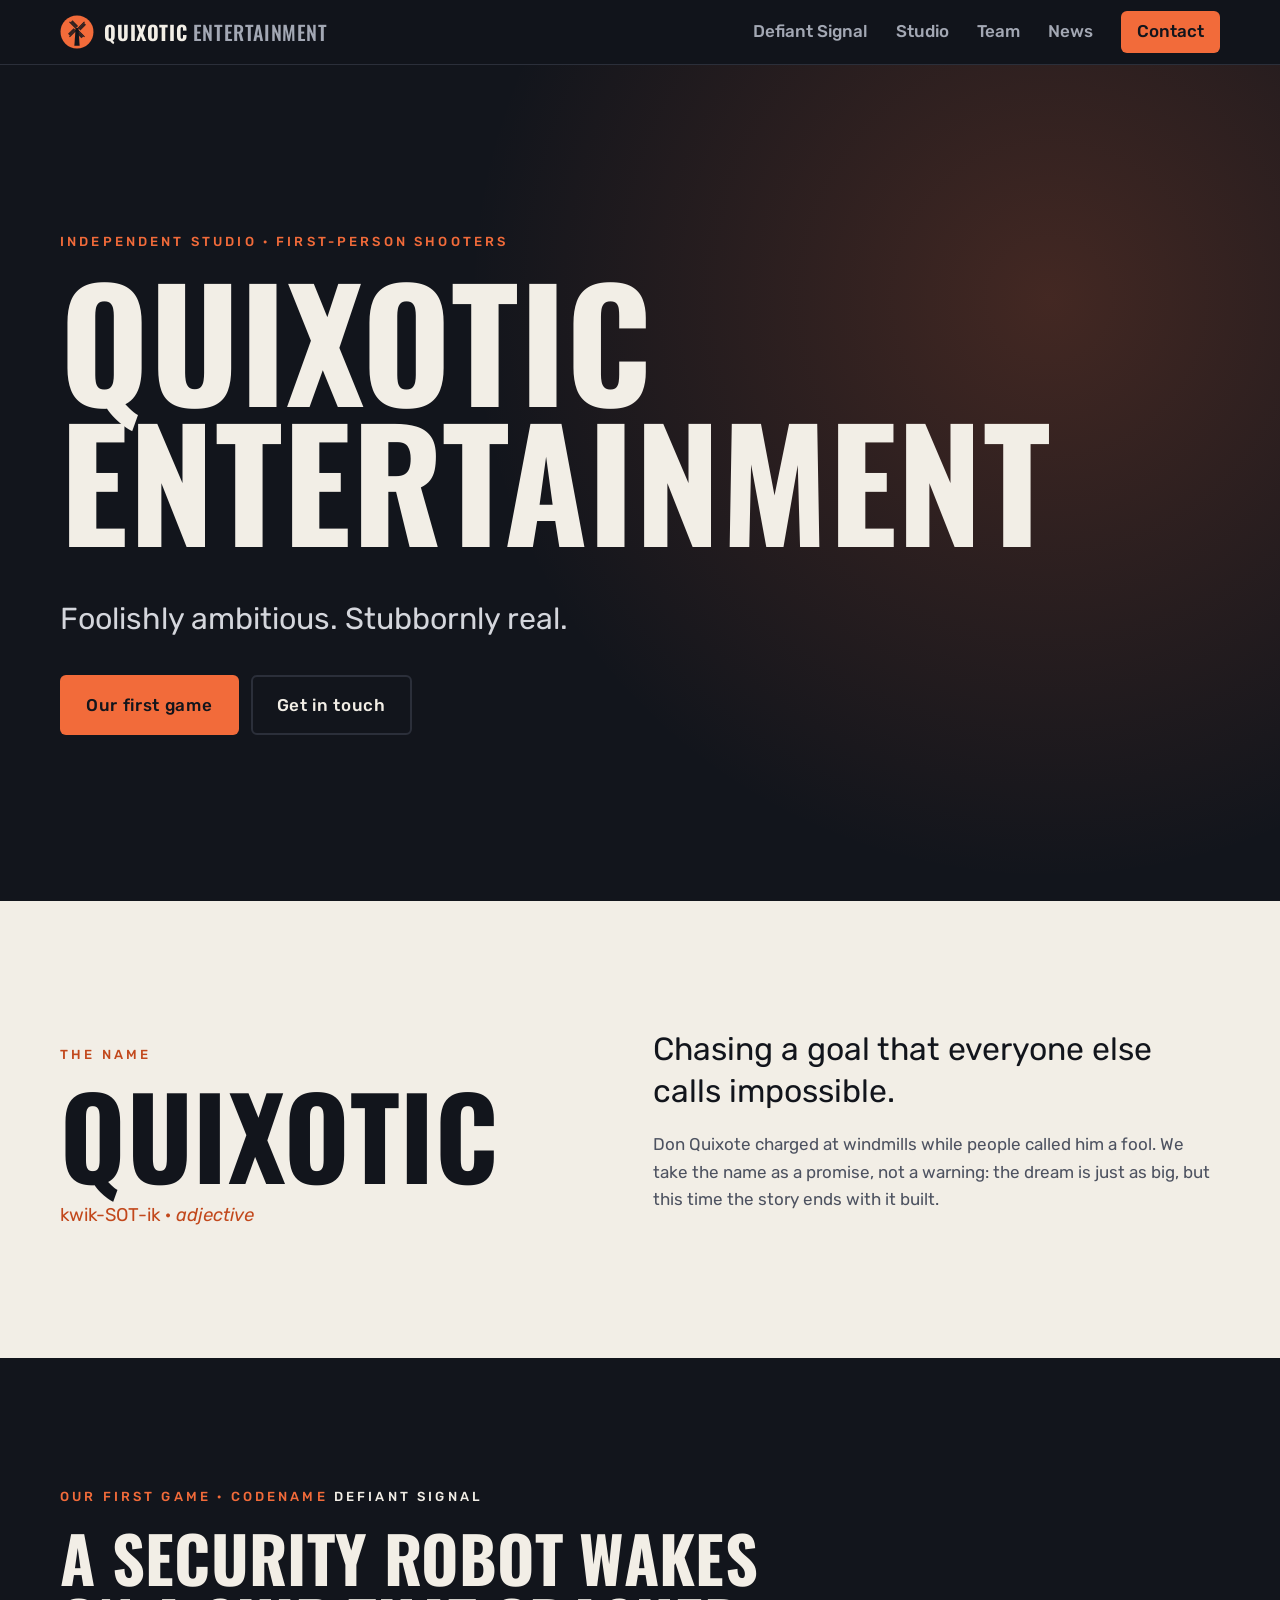
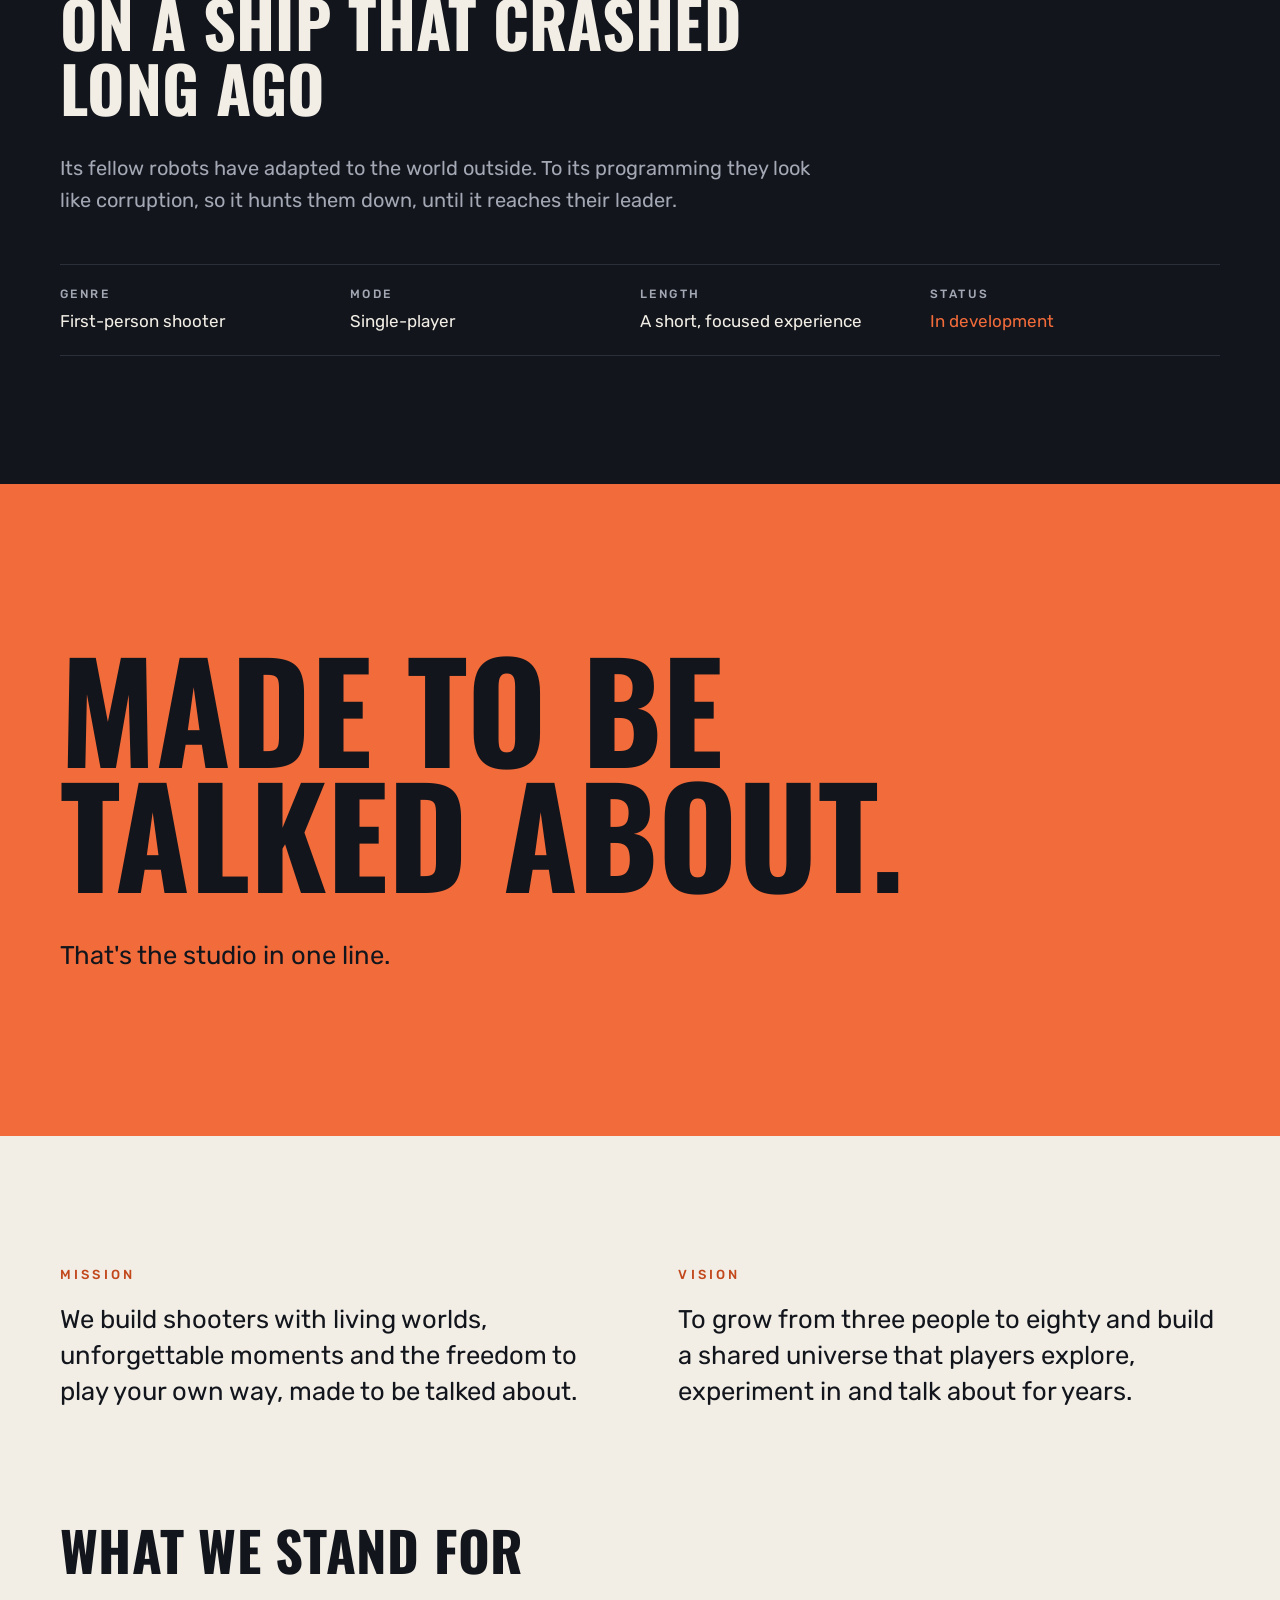
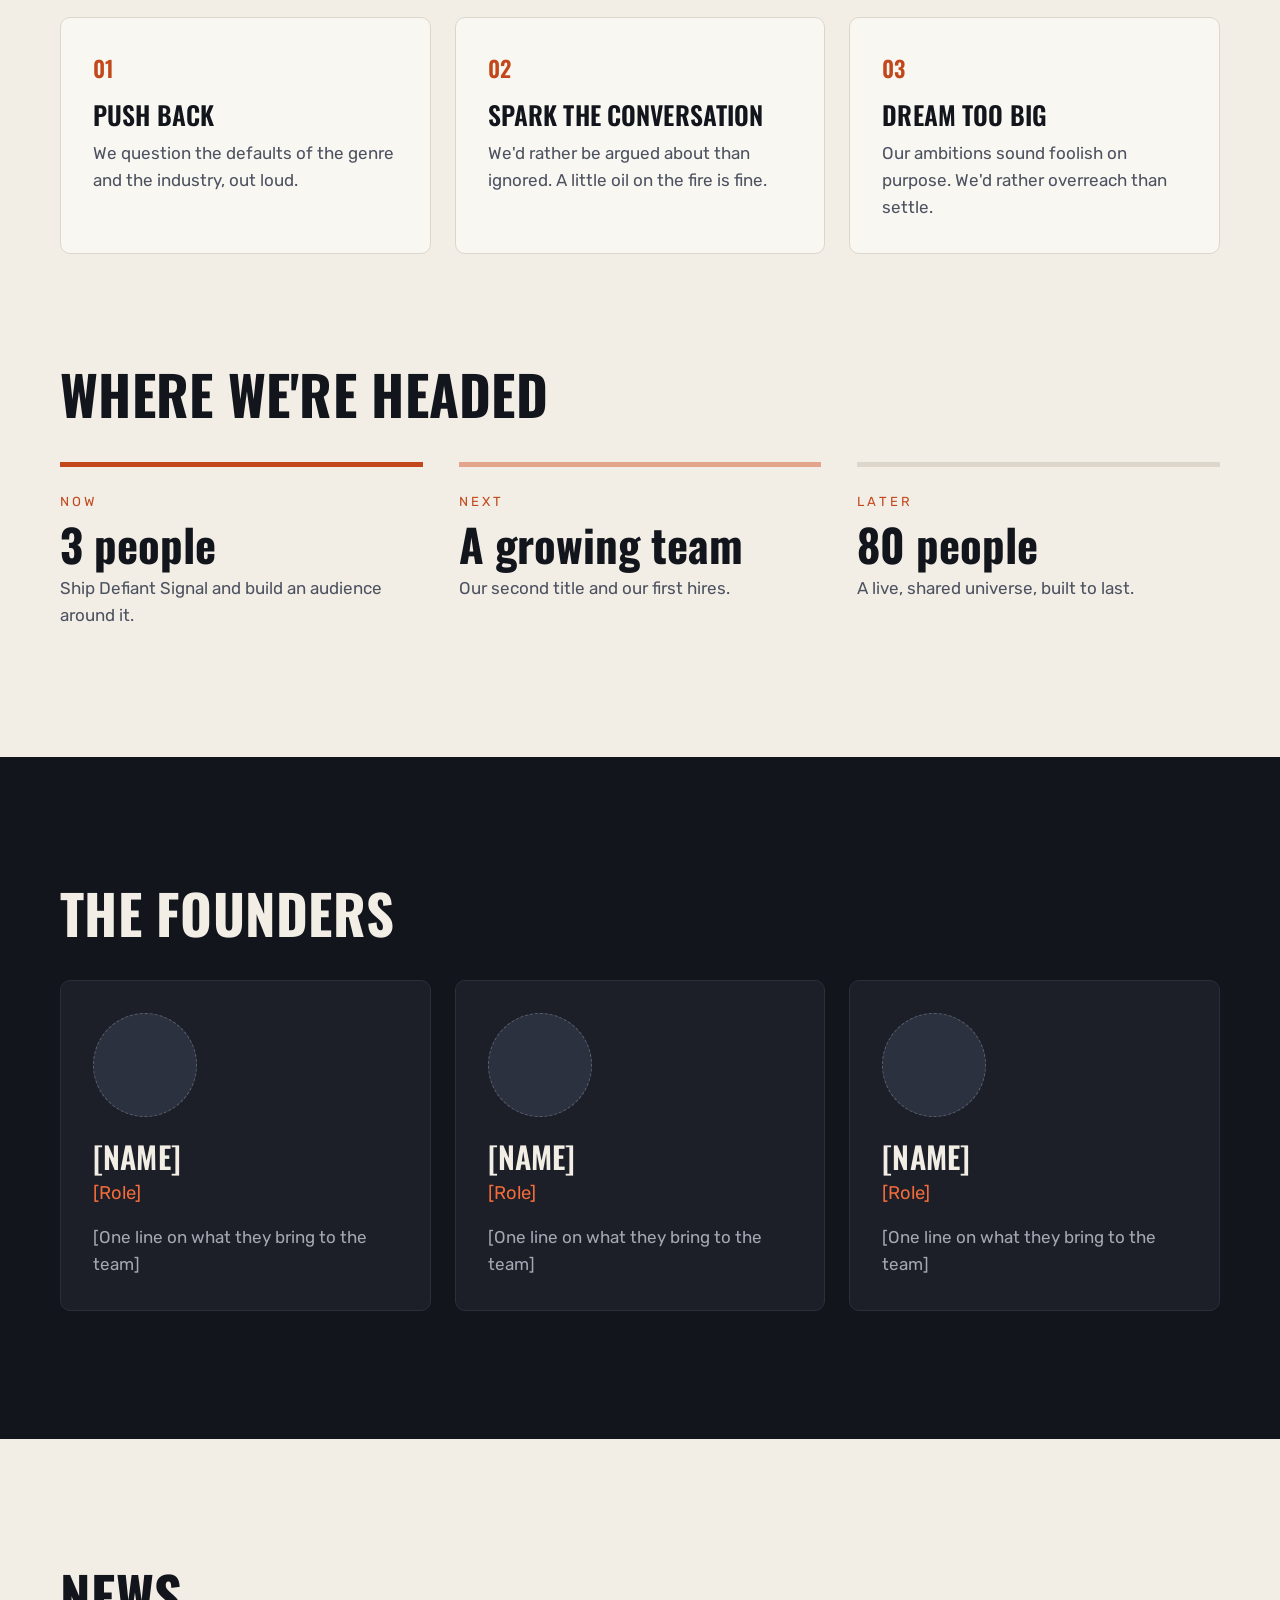
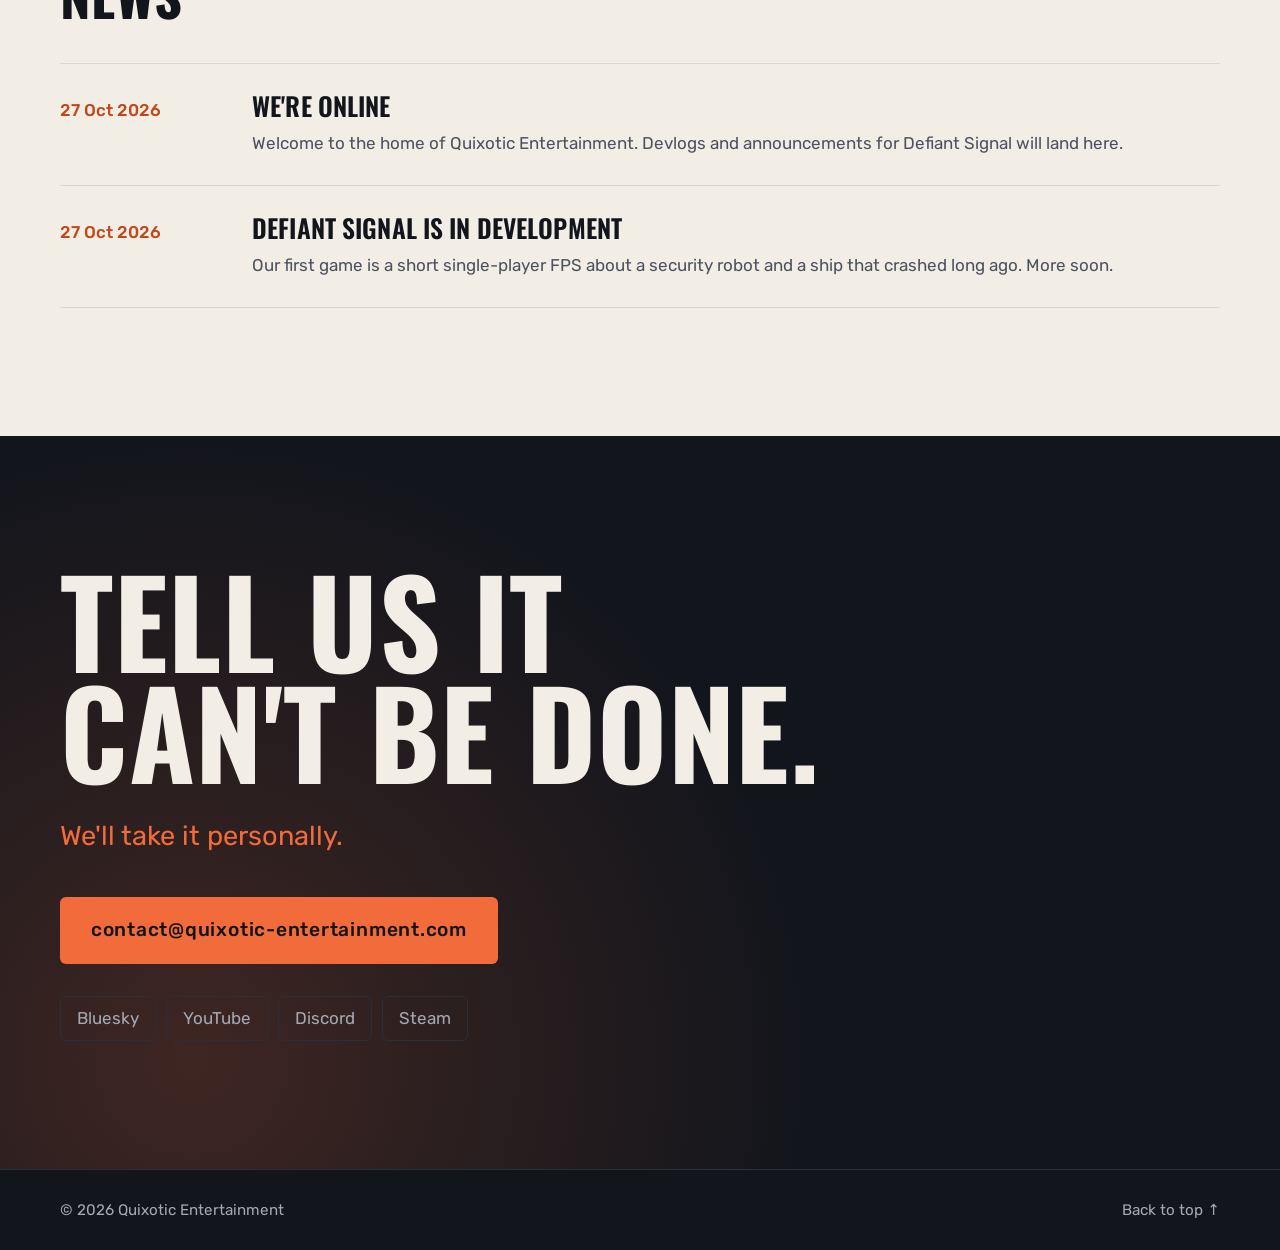
<file: index.html>
<!doctype html>
<html lang="en">
<head>
  <meta charset="utf-8">
  <meta name="viewport" content="width=device-width, initial-scale=1">
  <title>Quixotic Entertainment — Foolishly ambitious. Stubbornly real.</title>
  <meta name="description" content="Quixotic Entertainment is an independent studio making first-person shooters. Our first game, codename Defiant Signal, is a short single-player FPS.">
  <link rel="canonical" href="https://quixotic-entertainment.com/">
  <meta name="theme-color" content="#12151c">

  <meta property="og:type" content="website">
  <meta property="og:site_name" content="Quixotic Entertainment">
  <meta property="og:title" content="Quixotic Entertainment — Foolishly ambitious. Stubbornly real.">
  <meta property="og:description" content="An independent FPS studio. Our first game, codename Defiant Signal, is a short single-player shooter.">
  <meta property="og:url" content="https://quixotic-entertainment.com/">
  <meta property="og:image" content="https://quixotic-entertainment.com/assets/og-image.png">
  <meta name="twitter:card" content="summary_large_image">

  <link rel="icon" href="/assets/favicon.svg" type="image/svg+xml">
  <link rel="preconnect" href="https://fonts.googleapis.com">
  <link rel="preconnect" href="https://fonts.gstatic.com" crossorigin>
  <link href="https://fonts.googleapis.com/css2?family=Oswald:wght@500;600;700&family=Rubik:ital,wght@0,400;0,500;1,400&display=swap" rel="stylesheet">
  <link rel="stylesheet" href="/css/style.css">
  <script>document.documentElement.classList.add('js');</script>
</head>
<body>
  <a class="skip-link" href="#main">Skip to content</a>

  <header class="site-header">
    <div class="container nav-bar">
      <a class="brand" href="#top" aria-label="Quixotic Entertainment home">
        <img src="/assets/logo.svg" alt="" width="34" height="34">
        <span>Quixotic <em>Entertainment</em></span>
      </a>
      <button class="nav-toggle" aria-expanded="false" aria-controls="site-nav">
        <span class="sr-only">Menu</span>
        <span class="bar"></span><span class="bar"></span>
      </button>
      <nav id="site-nav" class="site-nav" aria-label="Main">
        <a href="#game">Defiant Signal</a>
        <a href="#studio">Studio</a>
        <a href="#team">Team</a>
        <a href="#news">News</a>
        <a href="#contact" class="nav-cta">Contact</a>
      </nav>
    </div>
  </header>

  <main id="main">
    <!-- HERO -->
    <section class="hero dark glow-tr" id="top">
      <div class="container">
        <p class="eyebrow">Independent studio · First-person shooters</p>
        <h1>Quixotic<br>Entertainment</h1>
        <p class="hero-tagline">Foolishly ambitious. Stubbornly real.</p>
        <div class="hero-actions">
          <a class="btn btn-primary" href="#game">Our first game</a>
          <a class="btn btn-ghost" href="#contact">Get in touch</a>
        </div>
      </div>
    </section>

    <!-- THE NAME -->
    <section class="section light" id="studio">
      <div class="container name-grid">
        <div class="reveal">
          <p class="eyebrow">The name</p>
          <h2 class="word">Quixotic</h2>
          <p class="pronounce">kwik-SOT-ik · <i>adjective</i></p>
        </div>
        <div class="reveal">
          <p class="definition">Chasing a goal that everyone else calls impossible.</p>
          <p class="muted">Don Quixote charged at windmills while people called him a fool. We take the name as a promise, not a warning: the dream is just as big, but this time the story ends with it built.</p>
        </div>
      </div>
    </section>

    <!-- FIRST GAME -->
    <section class="section dark" id="game">
      <div class="container">
        <header class="reveal">
          <p class="eyebrow">Our first game · Codename <strong>Defiant Signal</strong></p>
          <h2 class="game-title">A security robot wakes on a ship that crashed long ago</h2>
          <!-- TODO: placeholder story from the pitch deck; replace when the premise is final.
               The Strike / Spare choice is deliberately left out until the twist is revealed. -->
          <p class="lede">Its fellow robots have adapted to the world outside. To its programming they look like corruption, so it hunts them down, until it reaches their leader.</p>
        </header>
        <ul class="game-facts reveal">
          <li><strong>Genre</strong><span>First-person shooter</span></li>
          <li><strong>Mode</strong><span>Single-player</span></li>
          <li><strong>Length</strong><span>A short, focused experience</span></li>
          <li><strong>Status</strong><span class="ember">In development</span></li>
        </ul>
      </div>
    </section>

    <!-- ONE-LINER (once the twist is public, "Either way, you rebel." from the deck fits here) -->
    <section class="band" aria-label="Studio motto">
      <div class="container reveal">
        <p class="band-big">Made to be<br>talked about.</p>
        <p class="band-small">That's the studio in one line.</p>
      </div>
    </section>

    <!-- MISSION & VISION -->
    <section class="section light">
      <div class="container">
        <div class="mv-grid">
          <div class="mv reveal">
            <p class="eyebrow">Mission</p>
            <p class="mv-text">We build shooters with living worlds, unforgettable moments and the freedom to play your own way, made to be talked about.</p>
          </div>
          <div class="mv reveal">
            <p class="eyebrow">Vision</p>
            <p class="mv-text">To grow from three people to eighty and build a shared universe that players explore, experiment in and talk about for years.</p>
          </div>
        </div>

        <h2 class="section-title reveal">What we stand for</h2>
        <ol class="values">
          <li class="value reveal"><span class="num">01</span><h3>Push back</h3><p>We question the defaults of the genre and the industry, out loud.</p></li>
          <li class="value reveal"><span class="num">02</span><h3>Spark the conversation</h3><p>We'd rather be argued about than ignored. A little oil on the fire is fine.</p></li>
          <li class="value reveal"><span class="num">03</span><h3>Dream too big</h3><p>Our ambitions sound foolish on purpose. We'd rather overreach than settle.</p></li>
        </ol>

        <h2 class="section-title reveal">Where we're headed</h2>
        <ol class="roadmap">
          <li class="stage now reveal"><span class="stage-label">Now</span><strong>3 people</strong><p>Ship Defiant Signal and build an audience around it.</p></li>
          <!-- TODO: fill in team size and funding plan -->
          <li class="stage next reveal"><span class="stage-label">Next</span><strong>A growing team</strong><p>Our second title and our first hires.</p></li>
          <li class="stage later reveal"><span class="stage-label">Later</span><strong>80 people</strong><p>A live, shared universe, built to last.</p></li>
        </ol>
      </div>
    </section>

    <!-- FOUNDERS -->
    <section class="section dark" id="team">
      <div class="container">
        <h2 class="section-title reveal">The founders</h2>
        <!-- TODO: replace with real names, roles and photos (put photos in /assets and swap .avatar for an <img>) -->
        <ul class="team-grid">
          <li class="member reveal"><span class="avatar" aria-hidden="true"></span><h3>[Name]</h3><span class="role">[Role]</span><p>[One line on what they bring to the team]</p></li>
          <li class="member reveal"><span class="avatar" aria-hidden="true"></span><h3>[Name]</h3><span class="role">[Role]</span><p>[One line on what they bring to the team]</p></li>
          <li class="member reveal"><span class="avatar" aria-hidden="true"></span><h3>[Name]</h3><span class="role">[Role]</span><p>[One line on what they bring to the team]</p></li>
        </ul>
      </div>
    </section>

    <!-- NEWS -->
    <section class="section light" id="news">
      <div class="container">
        <h2 class="section-title reveal">News</h2>
        <!-- TODO: newest post first; copy an <article> block to add one -->
        <div class="news-list">
          <article class="news-item reveal">
            <time datetime="2026-10-27">27 Oct 2026</time>
            <h3>We're online</h3>
            <p>Welcome to the home of Quixotic Entertainment. Devlogs and announcements for Defiant Signal will land here.</p>
          </article>
          <article class="news-item reveal">
            <time datetime="2026-10-27">27 Oct 2026</time>
            <h3>Defiant Signal is in development</h3>
            <p>Our first game is a short single-player FPS about a security robot and a ship that crashed long ago. More soon.</p>
          </article>
        </div>
      </div>
    </section>

    <!-- CONTACT -->
    <section class="section dark glow-bl contact" id="contact">
      <div class="container reveal">
        <h2 class="contact-title">Tell us it<br>can't be done.</h2>
        <p class="contact-sub">We'll take it personally.</p>
        <!-- TODO: confirm this mailbox exists -->
        <a class="btn btn-primary btn-big" href="mailto:contact@quixotic-entertainment.com">contact@quixotic-entertainment.com</a>
        <!-- TODO: replace # with your real profile links, or remove ones you don't use -->
        <ul class="socials">
          <li><a href="#">Bluesky</a></li>
          <li><a href="#">YouTube</a></li>
          <li><a href="#">Discord</a></li>
          <li><a href="#">Steam</a></li>
        </ul>
      </div>
    </section>
  </main>

  <footer class="site-footer">
    <div class="container footer-row">
      <span>© <span id="year">2026</span> Quixotic Entertainment</span>
      <a href="#top">Back to top ↑</a>
    </div>
  </footer>

  <script src="/js/main.js" defer></script>
</body>
</html>
</file>
<file: css/style.css>
:root {
  --navy: #12151c;
  --navy-2: #1c1f27;
  --navy-line: #2b2f3a;
  --paper: #f2eee6;
  --paper-2: #f9f7f2;
  --paper-line: #ddd6ca;
  --ember: #f26b3a;
  --ember-dark: #c2481c;
  --gray-dark: #a3a8b4;   /* body text on navy */
  --gray-light: #4d5260;  /* body text on paper */
  --radius: 10px;
  --display: "Oswald", "Arial Narrow", Impact, sans-serif;
  --body: "Rubik", system-ui, -apple-system, "Segoe UI", sans-serif;
}

*, *::before, *::after { box-sizing: border-box; }
html { scroll-padding-top: 72px; }
body {
  margin: 0;
  background: var(--navy);
  color: var(--paper);
  font-family: var(--body);
  font-size: 1.0625rem;
  line-height: 1.6;
  -webkit-font-smoothing: antialiased;
}
img, svg { display: block; max-width: 100%; }
a { color: inherit; }
h1, h2, h3 { font-family: var(--display); font-weight: 700; text-transform: uppercase; line-height: 1.02; margin: 0 0 .5em; letter-spacing: .005em; }
h3 { font-size: 1.6rem; font-weight: 600; }
p { margin: 0 0 1em; }

.container { width: min(1160px, 100% - 32px); margin-inline: auto; }
.sr-only { position: absolute; width: 1px; height: 1px; overflow: hidden; clip: rect(0 0 0 0); white-space: nowrap; }
.skip-link { position: absolute; left: 16px; top: -60px; background: var(--ember); color: var(--navy); padding: 10px 16px; border-radius: 8px; z-index: 100; }
.skip-link:focus { top: 16px; }
:focus-visible { outline: 3px solid var(--ember); outline-offset: 3px; border-radius: 4px; }

/* Dark / light rhythm, as in the pitch deck */
.dark { background: var(--navy); color: var(--paper); --accent: var(--ember); --muted: var(--gray-dark); --card: var(--navy-2); --line: var(--navy-line); }
.light { background: var(--paper); color: var(--navy); --accent: var(--ember-dark); --muted: var(--gray-light); --card: var(--paper-2); --line: var(--paper-line); }
.glow-tr { background: radial-gradient(circle at 82% 28%, rgb(242 107 58 / .22), transparent 48%), var(--navy); }
.glow-bl { background: radial-gradient(circle at 15% 85%, rgb(242 107 58 / .2), transparent 50%), var(--navy); }

.eyebrow {
  font-size: .82rem; font-weight: 500; letter-spacing: .24em; text-transform: uppercase;
  color: var(--accent, var(--ember)); margin-bottom: 1.1rem;
}
.muted { color: var(--muted); }
.ember { color: var(--ember); }
.section { padding: clamp(72px, 10vw, 128px) 0; }
.section-title { font-size: clamp(2.2rem, 5vw, 3.4rem); margin: 0 0 40px; }
.section-title:not(:first-child) { margin-top: clamp(72px, 9vw, 112px); }

/* Buttons */
.btn {
  display: inline-flex; align-items: center; justify-content: center;
  padding: .9rem 1.5rem; border-radius: 6px; font-weight: 500; text-decoration: none;
  letter-spacing: .04em; border: 2px solid transparent; transition: transform .2s, background .2s, border-color .2s;
}
.btn:hover { transform: translateY(-2px); }
.btn-primary { background: var(--ember); color: var(--navy); }
.btn-primary:hover { background: #ff8257; }
.btn-ghost { border-color: var(--navy-line); color: var(--paper); }
.btn-ghost:hover { border-color: var(--paper); }
.btn-big { font-size: clamp(.9rem, 3.4vw, 1.2rem); padding: 1rem 1.8rem; overflow-wrap: anywhere; }

/* Header */
.site-header {
  position: sticky; top: 0; z-index: 50;
  background: rgb(18 21 28 / .85); backdrop-filter: blur(10px);
  border-bottom: 1px solid var(--navy-line);
}
.nav-bar { display: flex; align-items: center; justify-content: space-between; height: 64px; }
.brand { display: flex; align-items: center; gap: .65rem; text-decoration: none; font-family: var(--display); font-weight: 700; font-size: 1.25rem; text-transform: uppercase; letter-spacing: .03em; }
.brand em { font-style: normal; font-weight: 500; color: var(--gray-dark); }
.site-nav { display: flex; align-items: center; gap: 1.75rem; }
.site-nav a { text-decoration: none; font-weight: 500; color: var(--gray-dark); transition: color .2s; }
.site-nav a:hover { color: var(--paper); }
.site-nav .nav-cta { color: var(--navy); background: var(--ember); padding: .45rem 1rem; border-radius: 6px; }
.site-nav .nav-cta:hover { color: var(--navy); background: #ff8257; }
.nav-toggle { display: none; }

@media (max-width: 820px) {
  .brand em { display: none; }
  .nav-toggle {
    display: grid; gap: 6px; place-content: center; width: 44px; height: 44px;
    background: none; border: 1px solid var(--navy-line); border-radius: 8px; cursor: pointer;
  }
  .nav-toggle .bar { width: 20px; height: 2px; background: var(--paper); transition: transform .25s; }
  .nav-toggle[aria-expanded="true"] .bar:first-of-type { transform: translateY(4px) rotate(45deg); }
  .nav-toggle[aria-expanded="true"] .bar:last-of-type { transform: translateY(-4px) rotate(-45deg); }
  .site-nav {
    position: absolute; top: 64px; left: 0; right: 0; flex-direction: column; align-items: stretch; gap: 0;
    background: var(--navy-2); border-bottom: 1px solid var(--navy-line); padding: 8px 16px 16px;
    display: none;
  }
  .site-nav.open { display: flex; }
  .site-nav a { padding: .85rem 0; border-bottom: 1px solid var(--navy-line); }
  .site-nav .nav-cta { margin-top: 12px; text-align: center; border: 0; }
}

/* Hero */
.hero { min-height: calc(100vh - 64px); min-height: calc(100svh - 64px); display: flex; align-items: center; padding: 64px 0; }
.hero h1 { font-size: clamp(3.4rem, 13vw, 9.5rem); line-height: .92; margin-bottom: .3em; }
.hero-tagline { font-size: clamp(1.2rem, 3vw, 1.9rem); color: #d4d6dc; margin-bottom: 2rem; }
.hero-actions { display: flex; flex-wrap: wrap; gap: 12px; }

/* The name */
.name-grid { display: grid; grid-template-columns: 1fr 1.1fr; gap: clamp(32px, 6vw, 96px); align-items: end; }
.word { font-size: clamp(3.4rem, 10vw, 7rem); line-height: .9; margin-bottom: .15em; }
.pronounce { color: var(--accent); font-size: 1.15rem; margin: 0; }
.definition { font-size: clamp(1.4rem, 3vw, 2rem); line-height: 1.3; margin-bottom: 1.2rem; }
@media (max-width: 760px) { .name-grid { grid-template-columns: 1fr; } }

/* First game */
.eyebrow strong { color: var(--paper); font-weight: 500; }
.game-title { font-size: clamp(2.2rem, 5.5vw, 4rem); max-width: 22ch; }
.lede { color: var(--muted); font-size: clamp(1.05rem, 2vw, 1.25rem); max-width: 60ch; }
.game-facts { list-style: none; padding: 0; margin: 48px 0 0; display: grid; grid-template-columns: repeat(4, 1fr); border-block: 1px solid var(--line); }
.game-facts li { padding: 20px 16px 20px 0; }
.game-facts strong { display: block; font-size: .75rem; letter-spacing: .2em; text-transform: uppercase; color: var(--muted); font-weight: 500; margin-bottom: .2rem; }
@media (max-width: 760px) { .game-facts { grid-template-columns: repeat(2, 1fr); } }

/* Orange band */
.band { background: var(--ember); color: var(--navy); padding: clamp(80px, 13vw, 160px) 0; }
.band-big { font-family: var(--display); font-weight: 700; text-transform: uppercase; font-size: clamp(3.4rem, 11vw, 8.5rem); line-height: .92; margin: 0 0 .3em; }
.band-small { font-size: clamp(1.1rem, 2.4vw, 1.6rem); margin: 0; }

/* Mission, vision, values, roadmap */
.mv-grid { display: grid; grid-template-columns: 1fr 1fr; gap: clamp(32px, 6vw, 80px); }
.mv-text { font-size: clamp(1.25rem, 2.4vw, 1.6rem); line-height: 1.4; margin: 0; }
@media (max-width: 760px) { .mv-grid { grid-template-columns: 1fr; } }
.values { list-style: none; padding: 0; margin: 0; display: grid; grid-template-columns: repeat(3, 1fr); gap: 24px; }
.value { background: var(--card); border: 1px solid var(--line); border-radius: var(--radius); padding: 32px; }
.value .num { display: block; font-family: var(--display); font-weight: 600; font-size: 1.4rem; color: var(--accent); margin-bottom: .9rem; }
.value p { color: var(--muted); margin: 0; }
.roadmap { list-style: none; padding: 0; margin: 0; display: grid; grid-template-columns: repeat(3, 1fr); gap: 36px; }
.stage { border-top: 5px solid var(--ember-dark); padding-top: 24px; }
.stage.next { border-color: #e2a48b; }
.stage.later { border-color: var(--paper-line); }
.stage-label { display: block; font-size: .82rem; letter-spacing: .24em; text-transform: uppercase; color: var(--accent); margin-bottom: .6rem; }
.stage strong { display: block; font-family: var(--display); font-size: clamp(2rem, 4vw, 2.8rem); line-height: 1.05; margin-bottom: .4rem; }
.stage p { color: var(--muted); margin: 0; }
@media (max-width: 860px) { .values, .roadmap { grid-template-columns: 1fr; } }

/* Founders */
.team-grid { list-style: none; margin: 0; padding: 0; display: grid; grid-template-columns: repeat(3, 1fr); gap: 24px; }
.member { background: var(--card); border: 1px solid var(--line); border-radius: var(--radius); padding: 32px; }
.avatar { display: block; width: 104px; height: 104px; border-radius: 50%; background: #2c313f; border: 1px dashed #5a6070; margin-bottom: 24px; }
.member h3 { font-size: 1.9rem; margin-bottom: .2em; }
.role { display: block; color: var(--ember); font-size: 1.15rem; margin-bottom: 1rem; }
.member p { color: var(--muted); margin: 0; }
@media (max-width: 860px) { .team-grid { grid-template-columns: 1fr; } }

/* News */
.news-list { border-top: 1px solid var(--line); }
.news-item { display: grid; grid-template-columns: 160px 1fr; gap: 6px 32px; padding: 28px 0; border-bottom: 1px solid var(--line); }
.news-item time { color: var(--accent); font-weight: 500; padding-top: .3rem; }
.news-item h3 { grid-column: 2; margin-bottom: .2rem; }
.news-item p { grid-column: 2; color: var(--muted); margin: 0; }
@media (max-width: 640px) {
  .news-item { grid-template-columns: 1fr; }
  .news-item h3, .news-item p { grid-column: 1; }
}

/* Contact */
.contact-title { font-size: clamp(3rem, 10vw, 7.5rem); line-height: .92; margin-bottom: .25em; }
.contact-sub { color: var(--ember); font-size: clamp(1.2rem, 2.6vw, 1.7rem); margin-bottom: 2.4rem; }
.socials { list-style: none; padding: 0; margin: 2rem 0 0; display: flex; flex-wrap: wrap; gap: 10px; }
.socials a { display: inline-block; padding: .5rem 1rem; border: 1px solid var(--navy-line); border-radius: 6px; text-decoration: none; color: var(--gray-dark); }
.socials a:hover { color: var(--paper); border-color: var(--paper); }

/* Footer */
.site-footer { border-top: 1px solid var(--navy-line); padding: 28px 0; color: var(--gray-dark); font-size: .95rem; }
.footer-row { display: flex; justify-content: space-between; flex-wrap: wrap; gap: 12px; }
.footer-row a { text-decoration: none; }
.footer-row a:hover { color: var(--paper); }

/* 404 */
.not-found { min-height: 100vh; display: grid; place-items: center; padding: 32px 16px; }
.not-found img { margin-bottom: 28px; }
.not-found h1 { font-size: clamp(3rem, 11vw, 7rem); line-height: .92; }
.not-found p { color: var(--gray-dark); margin-bottom: 2rem; font-size: 1.2rem; }

/* Reveal on scroll (only when JS is running) */
.js .reveal { opacity: 0; transform: translateY(24px); transition: opacity .7s ease, transform .7s ease; }
.js .reveal.visible { opacity: 1; transform: none; }

@media (prefers-reduced-motion: reduce) {
  .js .reveal { opacity: 1; transform: none; transition: none; }
  .btn:hover { transform: none; }
}
</file>
